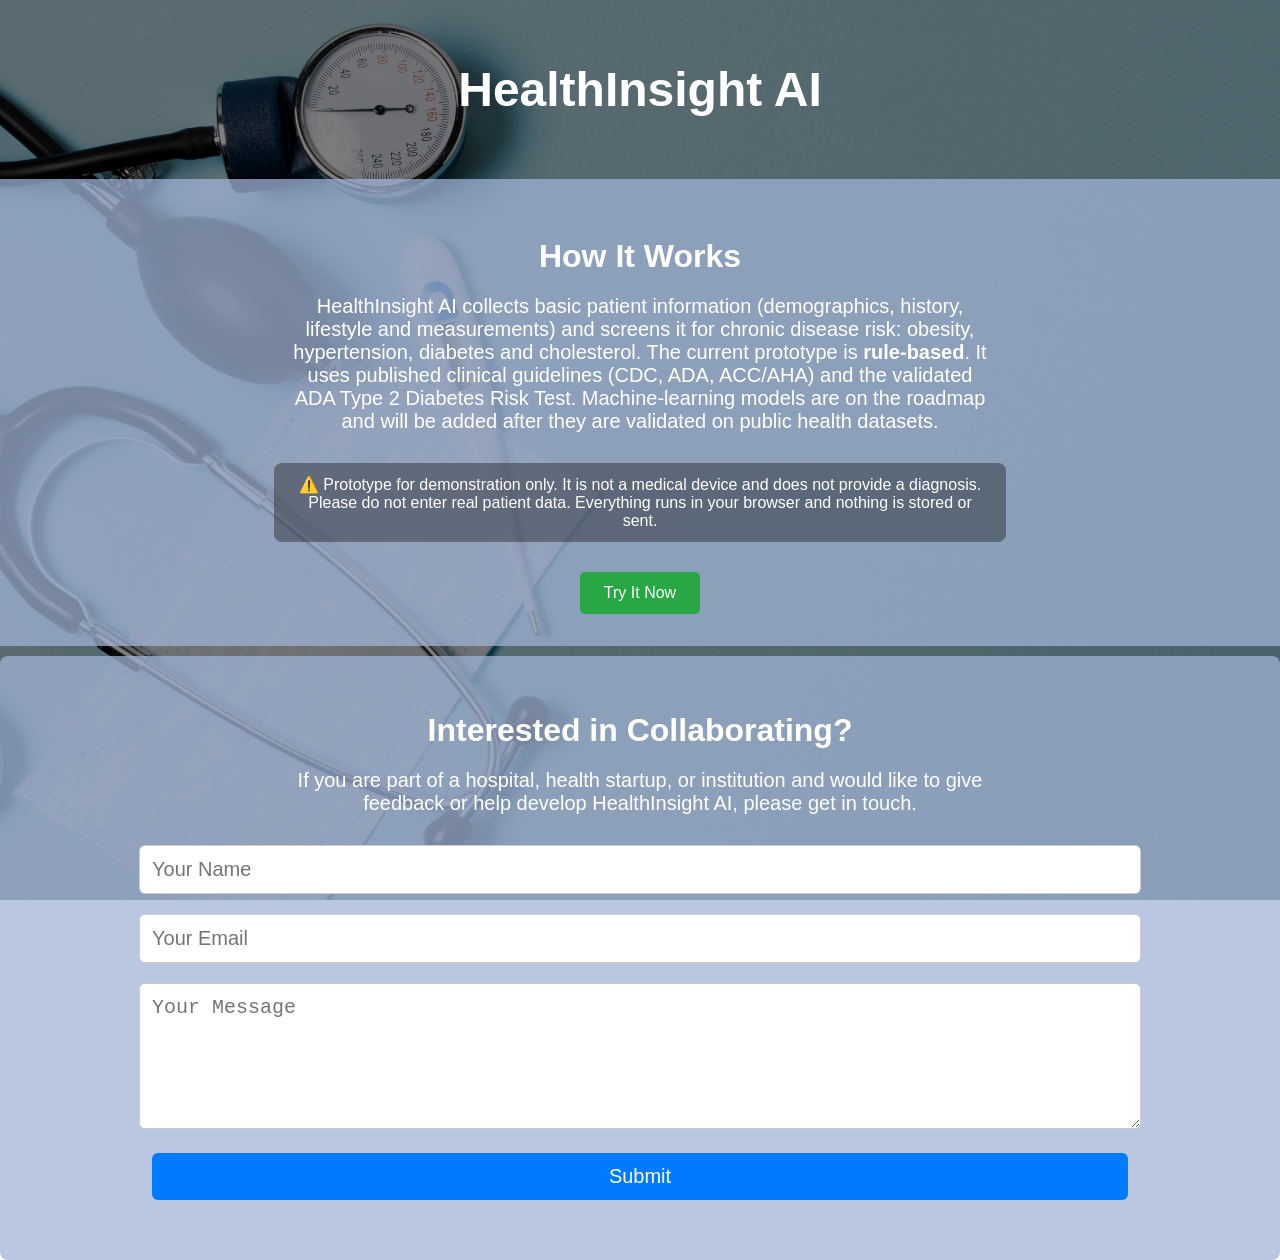
<file: index.html>
<!DOCTYPE html>
<html lang="en">
<head>
  <meta charset="UTF-8" />
  <meta name="viewport" content="width=device-width, initial-scale=1.0"/>
  <title>HealthInsight AI – Prototype</title>
  <meta name="description" content="Prototype that screens basic patient data against published clinical guidelines for chronic disease risk." />
  <link rel="stylesheet" href="style/styles.css" />
</head>
<body>
  <header>
    <h1>HealthInsight AI</h1>
    <div class="how">
      <h2>How It Works</h2>
      <p>
        HealthInsight AI collects basic patient information (demographics, history, lifestyle and measurements)
        and screens it for chronic disease risk: obesity, hypertension, diabetes and cholesterol. The current
        prototype is <strong>rule-based</strong>. It uses published clinical guidelines (CDC, ADA, ACC/AHA) and the
        validated ADA Type 2 Diabetes Risk Test. Machine-learning models are on the roadmap and will be added
        after they are validated on public health datasets.
      </p>
      <p class="disclaimer">
        ⚠️ Prototype for demonstration only. It is not a medical device and does not provide a diagnosis.
        Please do not enter real patient data. Everything runs in your browser and nothing is stored or sent.
      </p>
      <button class="button" id="tryButton" type="button">Try It Now</button>
    </div>
  </header>

  <main>
    <div class="container" id="platformContainer" hidden>
      <div class="chat-area" id="chatArea">
        <div id="chatMessages" class="messages-container" aria-live="polite"></div>
        <form class="input-area" id="chatForm">
          <textarea class="input-field" id="messageInput" placeholder="Type your answer here..." rows="2" aria-label="Your answer"></textarea>
          <button type="submit">Send</button>
        </form>
      </div>
    </div>

    <div class="form-container">
      <h2>Interested in Collaborating?</h2>
      <p>If you are part of a hospital, health startup, or institution and would like to give feedback or help develop HealthInsight AI, please get in touch.</p>
      <form id="contactForm">
        <input class="form" type="text" name="name" placeholder="Your Name" required>
        <input class="form" type="email" name="email" placeholder="Your Email" required>
        <textarea class="textarea-form form" name="message" placeholder="Your Message" required></textarea>
        <button class="button-send" type="submit">Submit</button>
      </form>
      <p id="contactStatus" class="contact-status" role="status"></p>
    </div>
  </main>

  <!-- Copy of the last report, used only when printing -->
  <div id="printArea"></div>

  <script src="js/risk.js"></script>
  <script src="js/app.js"></script>
</body>
</html>
</file>
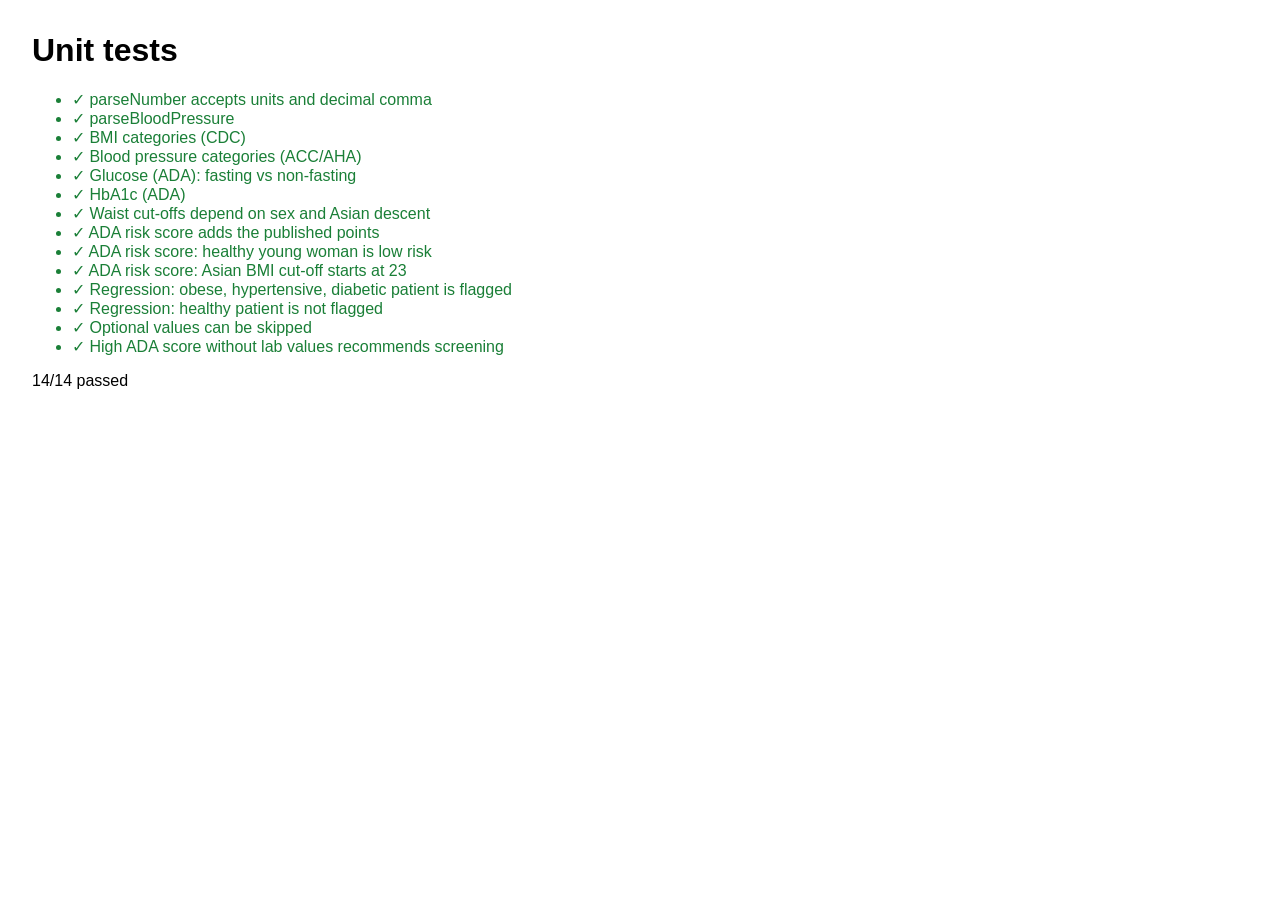
<file: tests/index.html>
<!DOCTYPE html>
<html lang="en">
<head>
  <meta charset="UTF-8" />
  <title>HealthInsight AI – unit tests</title>
  <style>
    body { font-family: Arial, sans-serif; margin: 2rem; }
    .ok { color: #1a7f37; }
    .fail { color: #cf222e; }
  </style>
</head>
<body>
  <h1>Unit tests</h1>
  <ul id="results"></ul>
  <p id="summary"></p>

  <script src="../js/risk.js"></script>
  <script src="risk.test.js"></script>
  <script>
    const list = document.getElementById('results');
    TEST_RESULTS.forEach(function (r) {
      const item = document.createElement('li');
      item.className = r.ok ? 'ok' : 'fail';
      item.textContent = (r.ok ? '✓ ' : '✗ ') + r.name + (r.ok ? '' : ' – ' + r.error);
      list.appendChild(item);
    });
    const passed = TEST_RESULTS.filter(r => r.ok).length;
    document.getElementById('summary').textContent = passed + '/' + TEST_RESULTS.length + ' passed';
  </script>
</body>
</html>
</file>
<file: style/styles.css>
html, body {
  height: 100%;
  margin: 0;
}

body {
  font-family: Arial, sans-serif;
  text-align: center;
  background: 
    linear-gradient(rgba(0,0,0,0.5), rgba(0,0,0,0.5)),
    url('../images/background.jpg');
  background-repeat: no-repeat;
  background-size: cover;
  background-position: center;
  background-attachment: fixed;
  color: white; /* opcional, para texto mais visível */
}
 header >h1{
    font-size: 3rem;
    padding: 30px;
    color: white;
 }
    .how{
        background-color: #a1b4d5bd;
        color: white;
        padding: 2rem;;
    }

    h2 {
      font-size: 32px;
      margin-bottom: 20px;
    }

    p {
      font-size: 20px;
      max-width: 700px;
      margin: 0 auto 30px auto;
    }

    .button {
      background-color: #28a745;
      color: white;
      border: none;
      padding: 12px 24px;
      font-size: 16px;
      cursor: pointer;
      border-radius: 5px;
    }

    .button:hover {
      background-color: #218838;
    }

    .container {
      padding: 2rem;
      height: 100vh;
      box-sizing: border-box;
      margin-left: auto;
      margin-right: auto;
    }

    h1 {
      color: #ccc;
    }

.chat-area {
      display: flex;
      flex-direction: column;
      justify-content: space-between;
      height: 75vh;
      width: 80%;
      max-width: 60rem;
      border: 1px solid #ccc;
      border-radius: 10px;
      padding: 0.5rem;
      background-color: #fff; 
      margin-left: auto;
      margin-right: auto;
      text-align: left;
    }

    .messages-container {
      display: flex;
      flex-direction: column;
      flex-grow: 1;
      overflow-y: auto;
      padding: 0.5rem;
      margin-bottom: 0.5rem;
    }

    @keyframes fadeIn {
      to {
        opacity: 1;
      }
    }

.input-area {
      display: flex;
      gap: 0.5rem;
    }

    .input-field {
      flex-grow: 1;
      padding: 0.5rem;
      border: 1px solid #ccc;
      border-radius: 10px;
      resize: none;
      font-family: inherit;
      font-size: 1rem;
      line-height: 1.4;
      min-height: 3.2rem;
    }

    .chat-message {
      margin-bottom: 0.8rem;
      color: #000000;
    }

    .chat-message.user {
      align-self: flex-end;
      background-color: #284e0a73;
      border-radius: 10px;
      padding: 0.5rem;
      max-width: 80%;
    }

    .chat-message.assistant {
      align-self: flex-start;
      background-color: #509fd4a9;
      border-radius: 10px;
      padding: 0.5rem;
      max-width: 80%;
    }

    button {
      padding: 0.5rem 1rem;
      background-color: #4caf4f;
      color: white;
      border: none;
      border-radius: 10px;
      cursor: pointer;
    }
     .form-container {
      background: #a1b4d5bd;
      padding: 30px;
      border-radius: 8px;
      margin-top: 10px;
    }
     .form {
      width: 80%;
      padding: 12px;
      margin-bottom: 20px;
      border: 1px solid #ccc;
      border-radius: 6px;
      font-size: 20px;
    }
       .textarea-form {
      resize: vertical;
      height: 120px;
    }
     .button-send {
      background-color: #007bff;
      color: white;
      border: none;
      padding: 12px 20px;
      border-radius: 6px;
      cursor: pointer;
      font-size: 20px;
      width: 80%;
    }

    .button-send:hover {
      background-color: #0056b3;
    }

/* --- Prototype disclaimer, chat details, report and print --- */

[hidden] {
  display: none !important;
}

.disclaimer {
  font-size: 16px;
  background: rgba(0, 0, 0, 0.35);
  padding: 12px 16px;
  border-radius: 8px;
}

.chat-message p {
  font-size: 17px;
  max-width: none;
  margin: 0;
}

.chat-message.typing {
  opacity: 0.7;
  font-style: italic;
}

.report table {
  border-collapse: collapse;
  width: 100%;
  margin: 10px 0;
  font-size: 15px;
  background: #ffffffcc;
}

.report th,
.report td {
  border: 1px solid #ccc;
  padding: 6px 8px;
  text-align: left;
  vertical-align: top;
}

.report tr.level-high td,
.report tr.level-urgent td {
  background: #ffe2c6;
}

.report tr.level-watch td {
  background: #fff6cc;
}

.report .report-block {
  font-size: 16px;
  margin: 10px 0 4px;
}

.report ul {
  margin: 4px 0;
  padding-left: 20px;
}

.report-action {
  margin: 4px 4px 4px 0;
}

.contact-status {
  font-size: 18px;
  margin-top: 10px;
}

@media (max-width: 640px) {
  header > h1 { font-size: 2rem; padding: 16px; }
  .container { padding: 1rem 0; }
  .chat-area { width: 94%; }
  .chat-message.user, .chat-message.assistant { max-width: 95%; }
  .report { overflow-x: auto; }
  .report table { font-size: 13px; }
  .form, .button-send { width: 94%; }
}

#printArea {
  display: none;
}

@media print {
  body { background: none; color: #000; }
  body > *:not(#printArea) { display: none !important; }
  #printArea { display: block; text-align: left; }
  #printArea .report table { background: none; }
}
</file>
